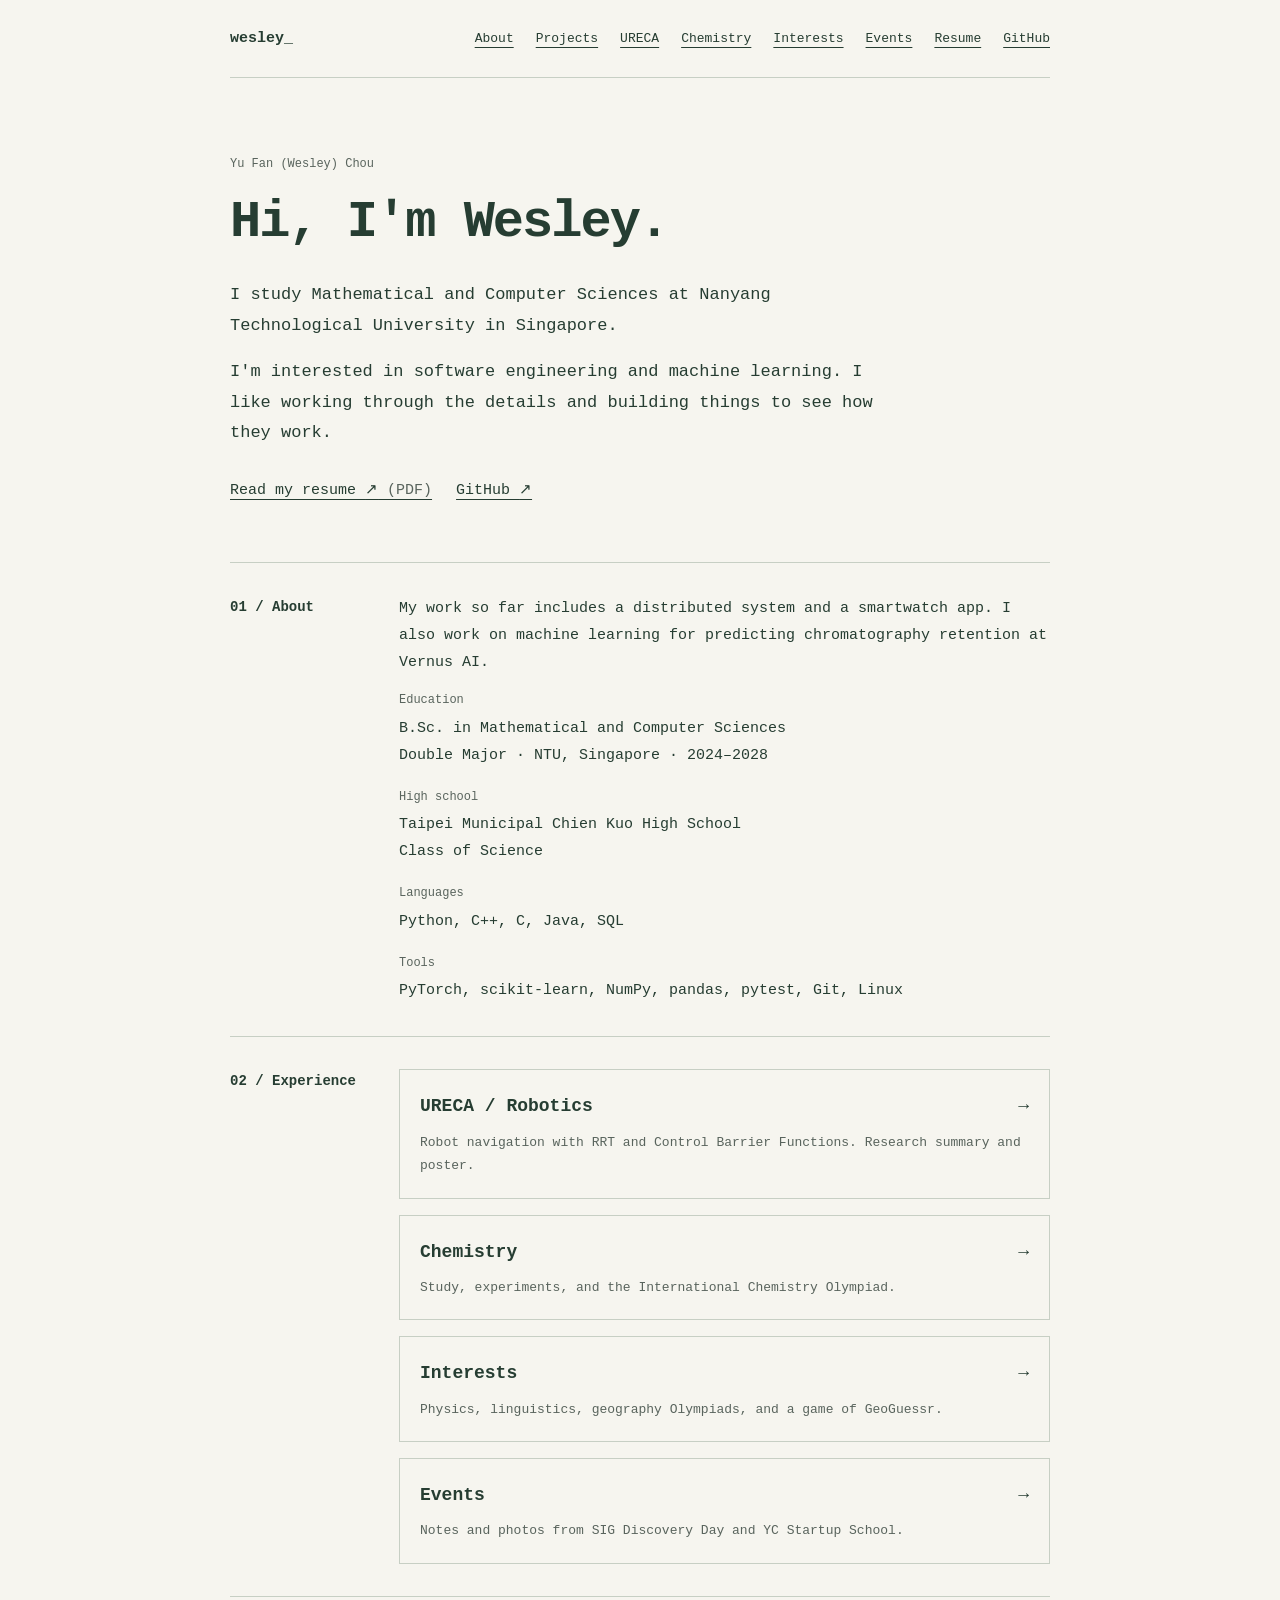
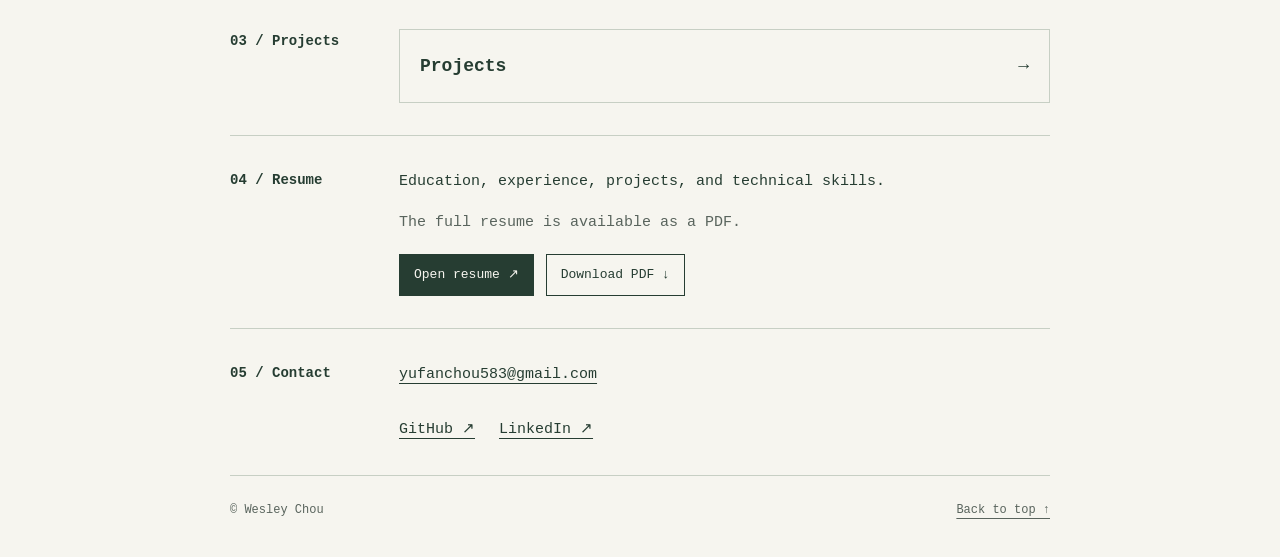
<file: index.html>
<!doctype html>
<html lang="en">
<head>
  <meta charset="utf-8">
  <meta name="viewport" content="width=device-width, initial-scale=1">
  <meta name="description" content="Yu Fan (Wesley) Chou. Mathematical and Computer Sciences student at Nanyang Technological University. Software engineering and machine learning.">
  <meta name="theme-color" content="#f6f5ef">
  <title>Wesley Chou</title>
  <link rel="stylesheet" href="styles.css">
</head>
<body>
  <a class="skip" href="#main">Skip to content</a>
  <div class="wrap">
    <header>
      <a class="brand" href="./" aria-label="Wesley home">wesley<span aria-hidden="true">_</span></a>
      <nav aria-label="Main navigation">
        <a href="#about">About</a>
        <a href="projects.html">Projects</a>
        <a href="ureca.html">URECA</a>
        <a href="chemistry.html">Chemistry</a>
        <a href="interests.html">Interests</a>
        <a href="events.html">Events</a>
        <a href="#resume">Resume</a>
        <a href="https://github.com/noradar123">GitHub</a>
      </nav>
    </header>
    <main id="main">
      <section class="hero" aria-labelledby="title">
        <p class="label">Yu Fan (Wesley) Chou</p>
        <h1 id="title">Hi, I'm Wesley.</h1>
        <p class="intro">I study Mathematical and Computer Sciences at Nanyang Technological University in Singapore.</p>
        <p class="intro">I'm interested in software engineering and machine learning. I like working through the details and building things to see how they work.</p>
        <div class="links">
          <a href="Chou_YuFan_Resume.pdf" target="_blank" rel="noopener">Read my resume <span aria-hidden="true">↗</span><span class="muted"> (PDF)</span></a>
          <a href="https://github.com/noradar123">GitHub <span aria-hidden="true">↗</span></a>
        </div>
      </section>
      <section id="about" class="section" aria-labelledby="about-title">
        <h2 id="about-title">01 / About</h2>
        <div>
          <p>My work so far includes a distributed system and a smartwatch app. I also work on machine learning for predicting chromatography retention at Vernus AI.</p>
          <dl>
            <dt>Education</dt>
            <dd>B.Sc. in Mathematical and Computer Sciences<br>Double Major · NTU, Singapore · 2024–2028</dd>
            <dt>High school</dt>
            <dd>Taipei Municipal Chien Kuo High School<br>Class of Science</dd>
            <dt>Languages</dt>
            <dd>Python, C++, C, Java, SQL</dd>
            <dt>Tools</dt>
            <dd>PyTorch, scikit-learn, NumPy, pandas, pytest, Git, Linux</dd>
          </dl>
        </div>
      </section>
      <section id="experience" class="section" aria-labelledby="experience-title">
        <h2 id="experience-title">02 / Experience</h2>
        <div>
          <a class="topic-link" href="ureca.html">
            <span class="topic-title">URECA / Robotics <span aria-hidden="true">→</span></span>
            <span class="topic-description">Robot navigation with RRT and Control Barrier Functions. Research summary and poster.</span>
          </a>
          <a class="topic-link" href="chemistry.html">
            <span class="topic-title">Chemistry <span aria-hidden="true">→</span></span>
            <span class="topic-description">Study, experiments, and the International Chemistry Olympiad.</span>
          </a>
          <a class="topic-link" href="interests.html">
            <span class="topic-title">Interests <span aria-hidden="true">→</span></span>
            <span class="topic-description">Physics, linguistics, geography Olympiads, and a game of GeoGuessr.</span>
          </a>
          <a class="topic-link" href="events.html">
            <span class="topic-title">Events <span aria-hidden="true">→</span></span>
            <span class="topic-description">Notes and photos from SIG Discovery Day and YC Startup School.</span>
          </a>
        </div>
      </section>
      <section id="projects" class="section" aria-labelledby="projects-title">
        <h2 id="projects-title">03 / Projects</h2>
        <div><a class="topic-link" href="projects.html"><span class="topic-title">Projects <span aria-hidden="true">→</span></span></a></div>
      </section>
      <section id="resume" class="section" aria-labelledby="resume-title">
        <h2 id="resume-title">04 / Resume</h2>
        <div>
          <p>Education, experience, projects, and technical skills.</p>
          <p class="muted">The full resume is available as a PDF.</p>
          <div class="resume-actions">
            <a class="button primary" href="Chou_YuFan_Resume.pdf" target="_blank" rel="noopener">Open resume <span aria-hidden="true">↗</span></a>
            <a class="button" href="Chou_YuFan_Resume.pdf" download="Chou_YuFan_Resume.pdf">Download PDF <span aria-hidden="true">↓</span></a>
          </div>
        </div>
      </section>
      <section id="contact" class="section" aria-labelledby="contact-title">
        <h2 id="contact-title">05 / Contact</h2>
        <div>
          <p><a class="email" href="mailto:yufanchou583@gmail.com">yufanchou583@gmail.com</a></p>
          <div class="links"><a href="https://github.com/noradar123">GitHub <span aria-hidden="true">↗</span></a><a href="https://www.linkedin.com/in/yu-fan-chou/">LinkedIn <span aria-hidden="true">↗</span></a></div>
        </div>
      </section>
    </main>
    <footer><span>© Wesley Chou</span><a href="#main">Back to top ↑</a></footer>
  </div>
</body>
</html>
</file>
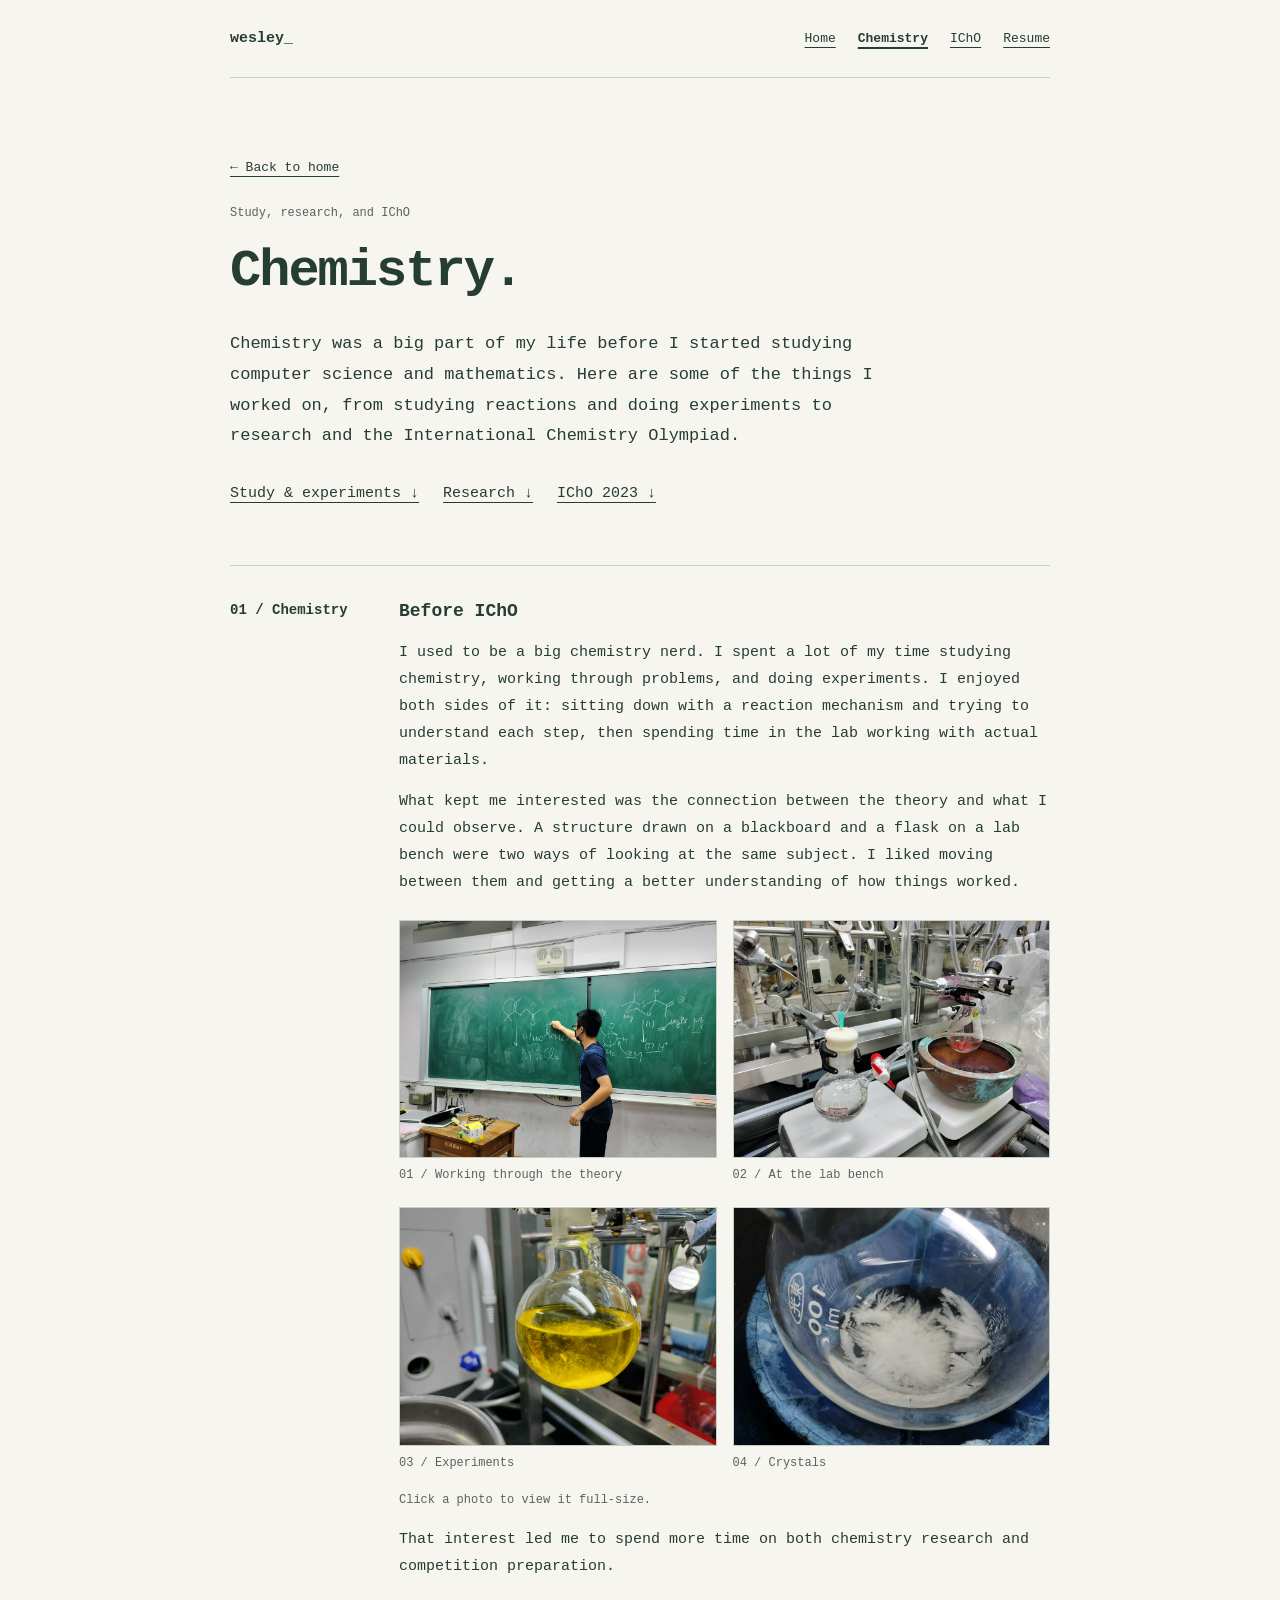
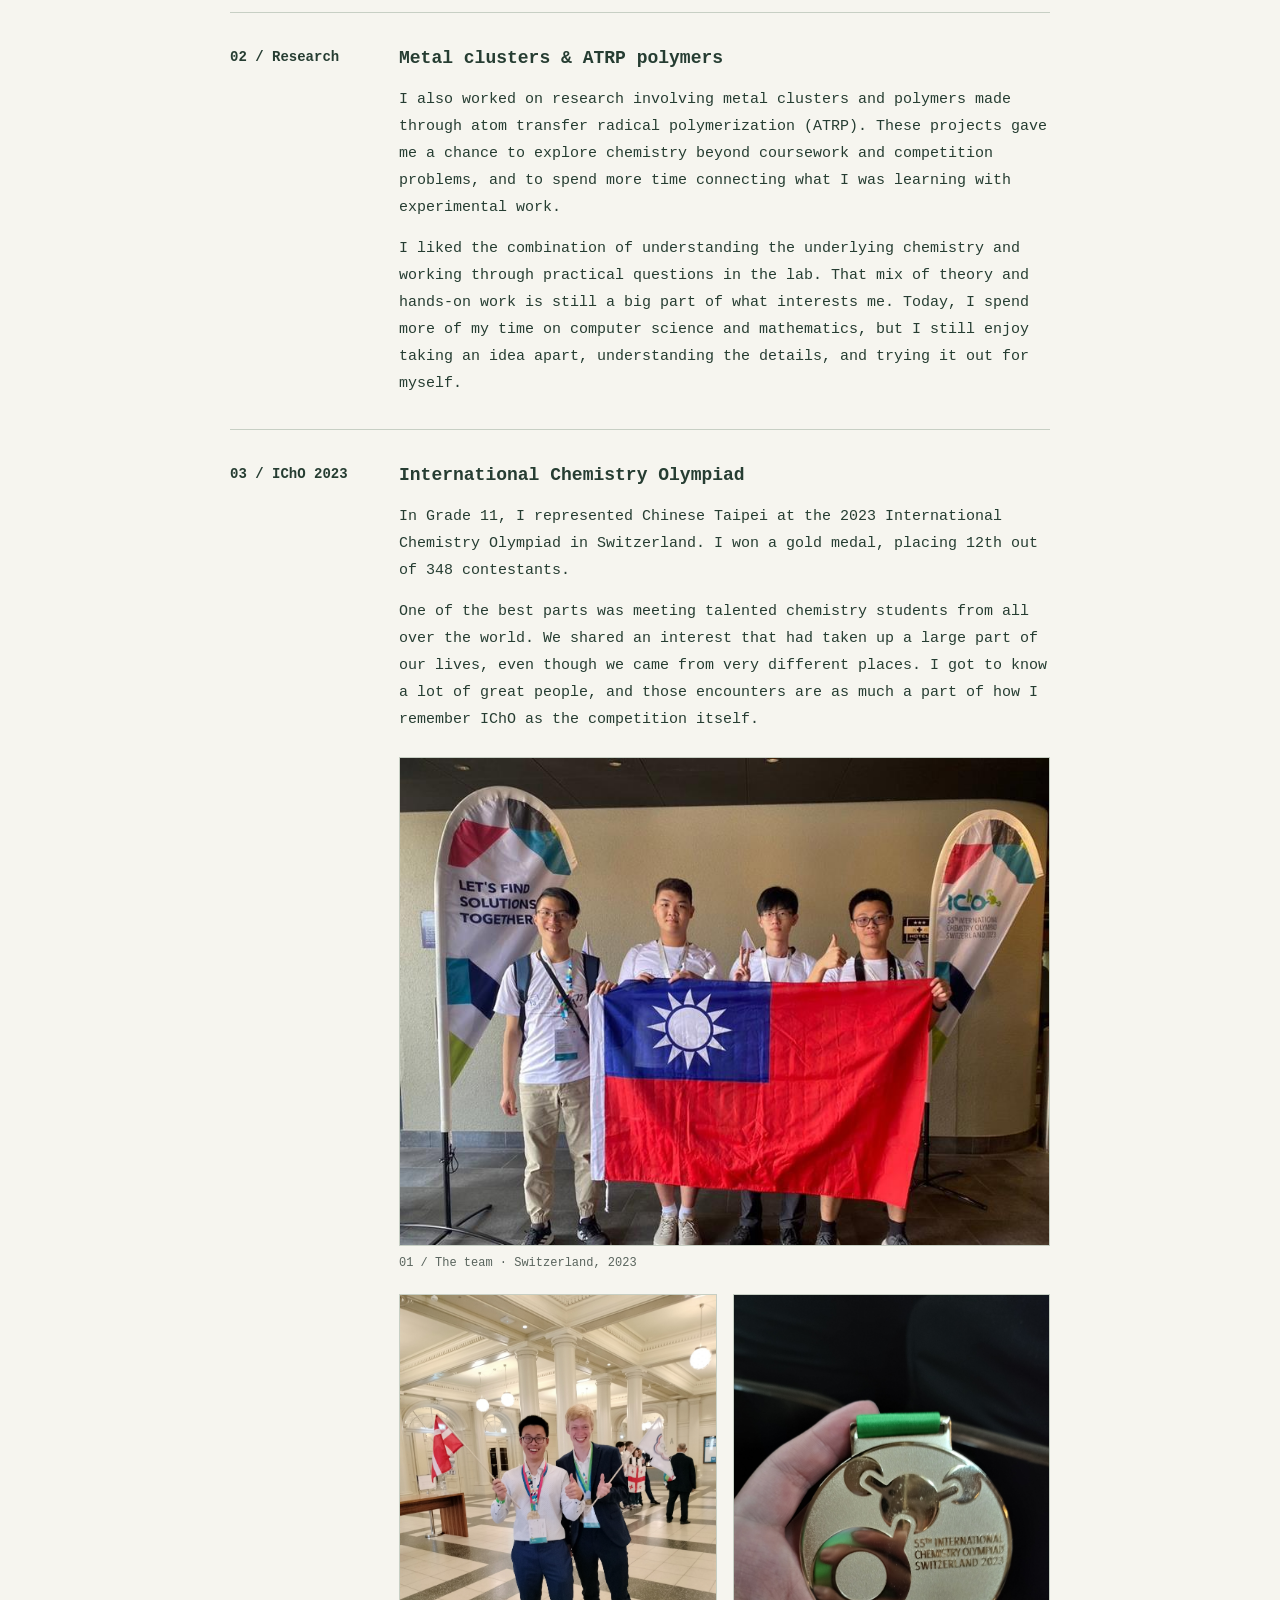
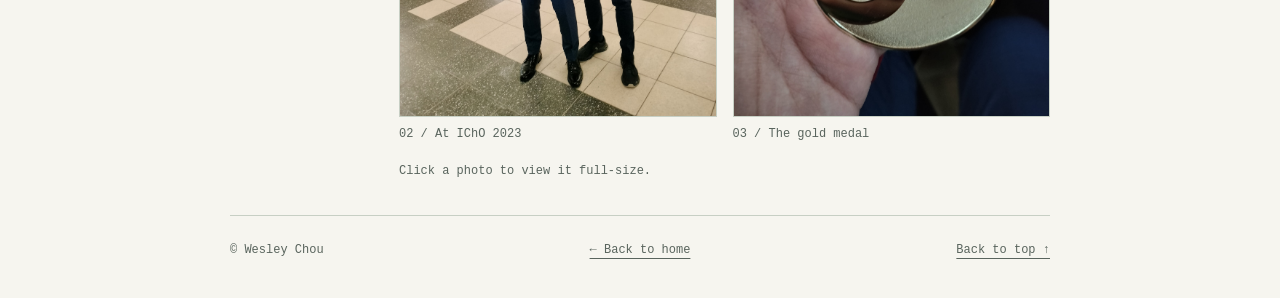
<file: chemistry.html>
<!doctype html>
<html lang="en">
<head>
  <meta charset="utf-8">
  <meta name="viewport" content="width=device-width, initial-scale=1">
  <meta name="description" content="Wesley Chou: chemistry study and experiments, research on metal clusters and ATRP polymers, and the 2023 International Chemistry Olympiad.">
  <meta name="theme-color" content="#f6f5ef">
  <title>Chemistry | Wesley Chou</title>
  <link rel="stylesheet" href="styles.css">
</head>
<body>
  <a class="skip" href="#main">Skip to content</a>
  <div class="wrap">
    <header>
      <a class="brand" href="./" aria-label="Wesley home">wesley<span aria-hidden="true">_</span></a>
      <nav aria-label="Main navigation">
        <a href="./">Home</a>
        <a href="chemistry.html" aria-current="page">Chemistry</a>
        <a href="#icho">IChO</a>
        <a href="index.html#resume">Resume</a>
      </nav>
    </header>
    <main id="main">
      <section class="hero" aria-labelledby="title">
        <a class="back-link" href="./">← Back to home</a>
        <p class="label">Study, research, and IChO</p>
        <h1 id="title">Chemistry.</h1>
        <p class="intro">Chemistry was a big part of my life before I started studying computer science and mathematics. Here are some of the things I worked on, from studying reactions and doing experiments to research and the International Chemistry Olympiad.</p>
        <div class="links"><a href="#chemistry">Study &amp; experiments ↓</a><a href="#research">Research ↓</a><a href="#icho">IChO 2023 ↓</a></div>
      </section>
      <section id="chemistry" class="section" aria-labelledby="chemistry-title">
        <h2 id="chemistry-title">01 / Chemistry</h2>
        <div>
          <h3>Before IChO</h3>
          <p>I used to be a big chemistry nerd. I spent a lot of my time studying chemistry, working through problems, and doing experiments. I enjoyed both sides of it: sitting down with a reaction mechanism and trying to understand each step, then spending time in the lab working with actual materials.</p>
          <p>What kept me interested was the connection between the theory and what I could observe. A structure drawn on a blackboard and a flask on a lab bench were two ways of looking at the same subject. I liked moving between them and getting a better understanding of how things worked.</p>
          <div class="gallery">
            <figure>
              <a href="images/chemistry/blackboard.png" target="_blank" rel="noopener" aria-label="Open full-size chemistry photo (new tab)"><img src="images/chemistry/blackboard.png" width="2048" height="1536" alt="Working through organic chemistry problems on a classroom blackboard." loading="lazy" decoding="async"></a>
              <figcaption>01 / Working through the theory</figcaption>
            </figure>
            <figure>
              <a href="images/chemistry/lab-setup.png" target="_blank" rel="noopener" aria-label="Open full-size chemistry photo (new tab)"><img src="images/chemistry/lab-setup.png" width="2048" height="1536" alt="Flasks and other glassware set up on a chemistry lab bench." loading="lazy" decoding="async"></a>
              <figcaption>02 / At the lab bench</figcaption>
            </figure>
            <figure>
              <a href="images/chemistry/yellow-flask.png" target="_blank" rel="noopener" aria-label="Open full-size chemistry photo (new tab)"><img src="images/chemistry/yellow-flask.png" width="2048" height="1536" alt="A round-bottom flask containing a yellow mixture in the lab." loading="lazy" decoding="async"></a>
              <figcaption>03 / Experiments</figcaption>
            </figure>
            <figure>
              <a href="images/chemistry/crystals.png" target="_blank" rel="noopener" aria-label="Open full-size chemistry photo (new tab)"><img src="images/chemistry/crystals.png" width="2048" height="1536" alt="White crystals inside a glass flask." loading="lazy" decoding="async"></a>
              <figcaption>04 / Crystals</figcaption>
            </figure>
          </div>
          <p class="photo-note">Click a photo to view it full-size.</p>
          <p>That interest led me to spend more time on both chemistry research and competition preparation.</p>
        </div>
      </section>
      <section id="research" class="section" aria-labelledby="research-title">
        <h2 id="research-title">02 / Research</h2>
        <div>
          <h3>Metal clusters &amp; ATRP polymers</h3>
          <p>I also worked on research involving metal clusters and polymers made through atom transfer radical polymerization (ATRP). These projects gave me a chance to explore chemistry beyond coursework and competition problems, and to spend more time connecting what I was learning with experimental work.</p>
          <p>I liked the combination of understanding the underlying chemistry and working through practical questions in the lab. That mix of theory and hands-on work is still a big part of what interests me. Today, I spend more of my time on computer science and mathematics, but I still enjoy taking an idea apart, understanding the details, and trying it out for myself.</p>
        </div>
      </section>
      <section id="icho" class="section" aria-labelledby="icho-title">
        <h2 id="icho-title">03 / IChO 2023</h2>
        <div>
          <h3>International Chemistry Olympiad</h3>
          <p>In Grade 11, I represented Chinese Taipei at the 2023 International Chemistry Olympiad in Switzerland. I won a gold medal, placing 12th out of 348 contestants.</p>
          <p>One of the best parts was meeting talented chemistry students from all over the world. We shared an interest that had taken up a large part of our lives, even though we came from very different places. I got to know a lot of great people, and those encounters are as much a part of how I remember IChO as the competition itself.</p>
          <div class="gallery">
            <figure class="team">
              <a href="images/icho-2023/team.png" target="_blank" rel="noopener" aria-label="Open full-size team photo (new tab)"><img src="images/icho-2023/team.png" width="800" height="600" alt="The four-person Chinese Taipei team holding a flag at IChO 2023." loading="lazy" decoding="async"></a>
              <figcaption>01 / The team · Switzerland, 2023</figcaption>
            </figure>
            <figure>
              <a href="images/icho-2023/at-icho.jpg" target="_blank" rel="noopener" aria-label="Open full-size photo from IChO (new tab)"><img src="images/icho-2023/at-icho.jpg" width="3468" height="4624" alt="Two IChO participants posing together with medals and flags." loading="lazy" decoding="async"></a>
              <figcaption>02 / At IChO 2023</figcaption>
            </figure>
            <figure>
              <a href="images/icho-2023/gold-medal.jpg" target="_blank" rel="noopener" aria-label="Open full-size gold medal photo (new tab)"><img src="images/icho-2023/gold-medal.jpg" width="3468" height="4624" alt="Close-up of the gold medal from the 55th International Chemistry Olympiad, Switzerland 2023." loading="lazy" decoding="async"></a>
              <figcaption>03 / The gold medal</figcaption>
            </figure>
          </div>
          <p class="photo-note">Click a photo to view it full-size.</p>
        </div>
      </section>
    </main>
    <footer><span>© Wesley Chou</span><a href="./">← Back to home</a><a href="#main">Back to top ↑</a></footer>
  </div>
</body>
</html>
</file>
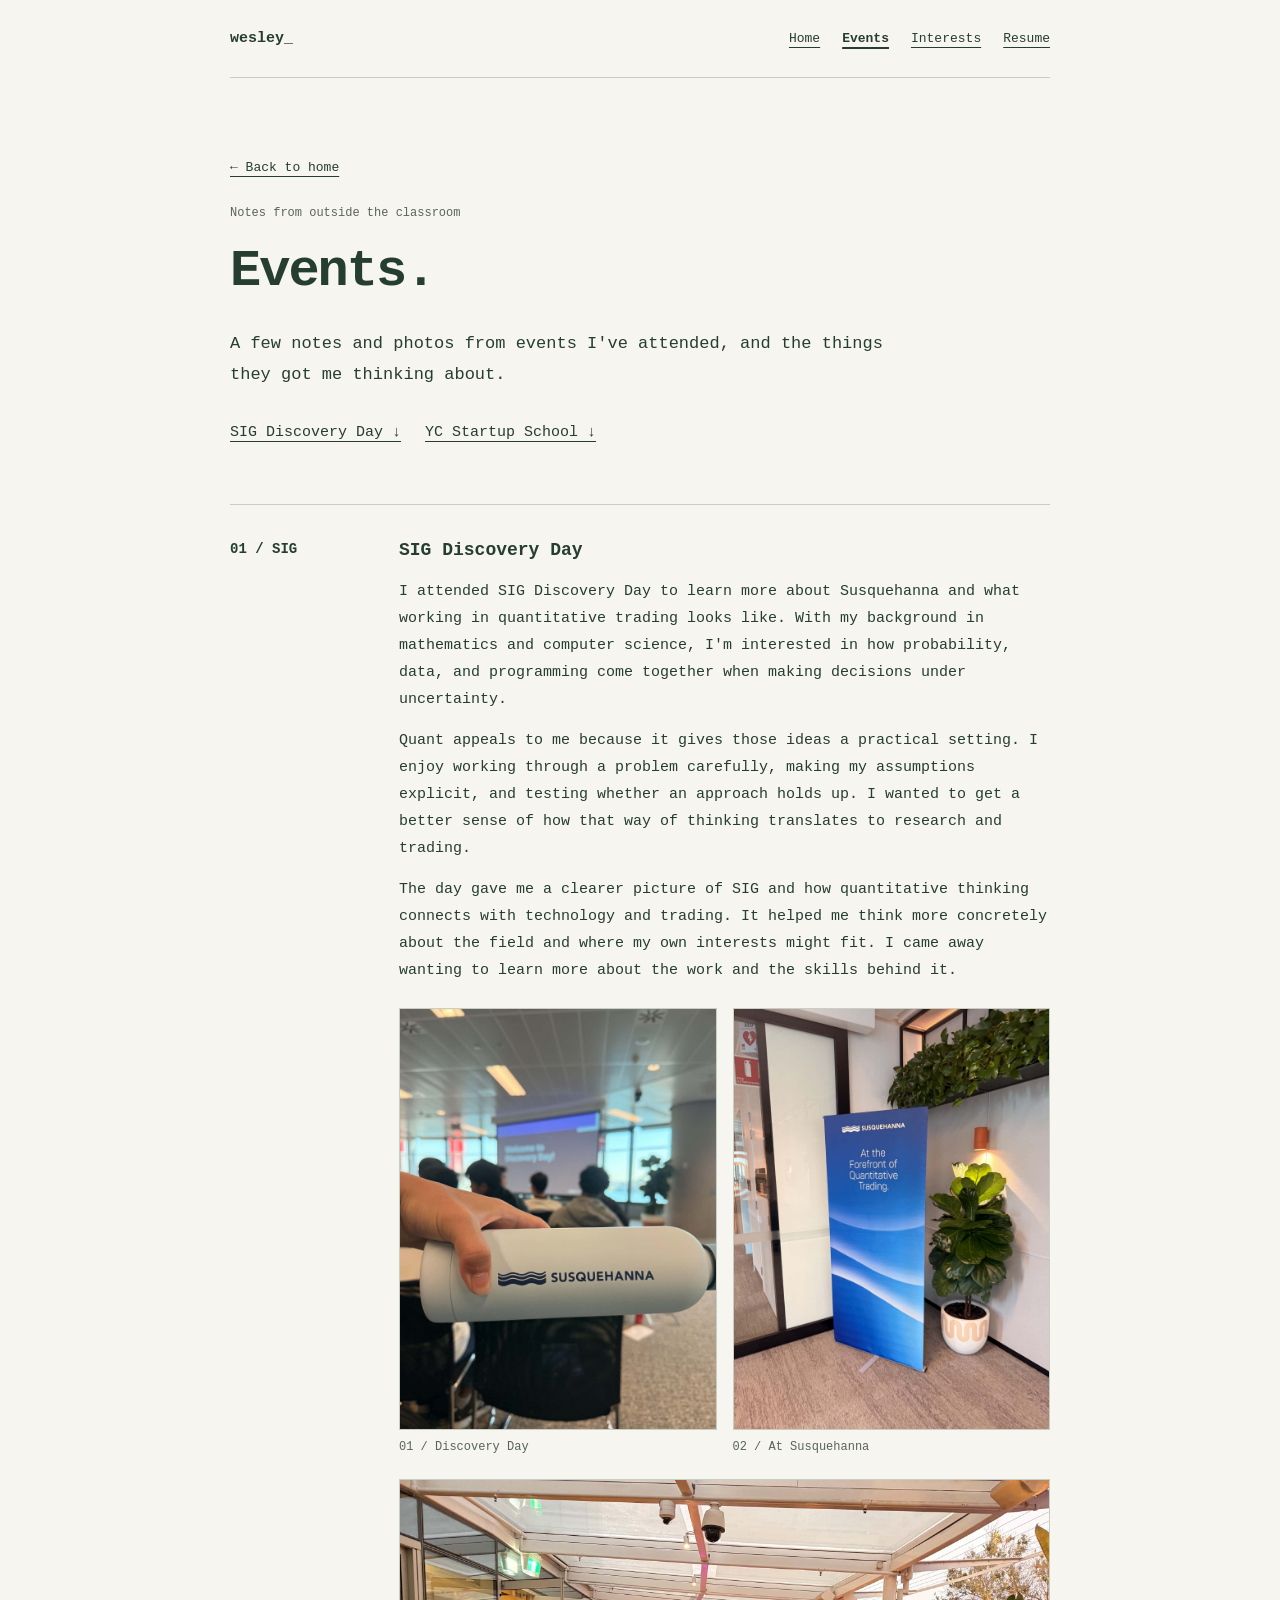
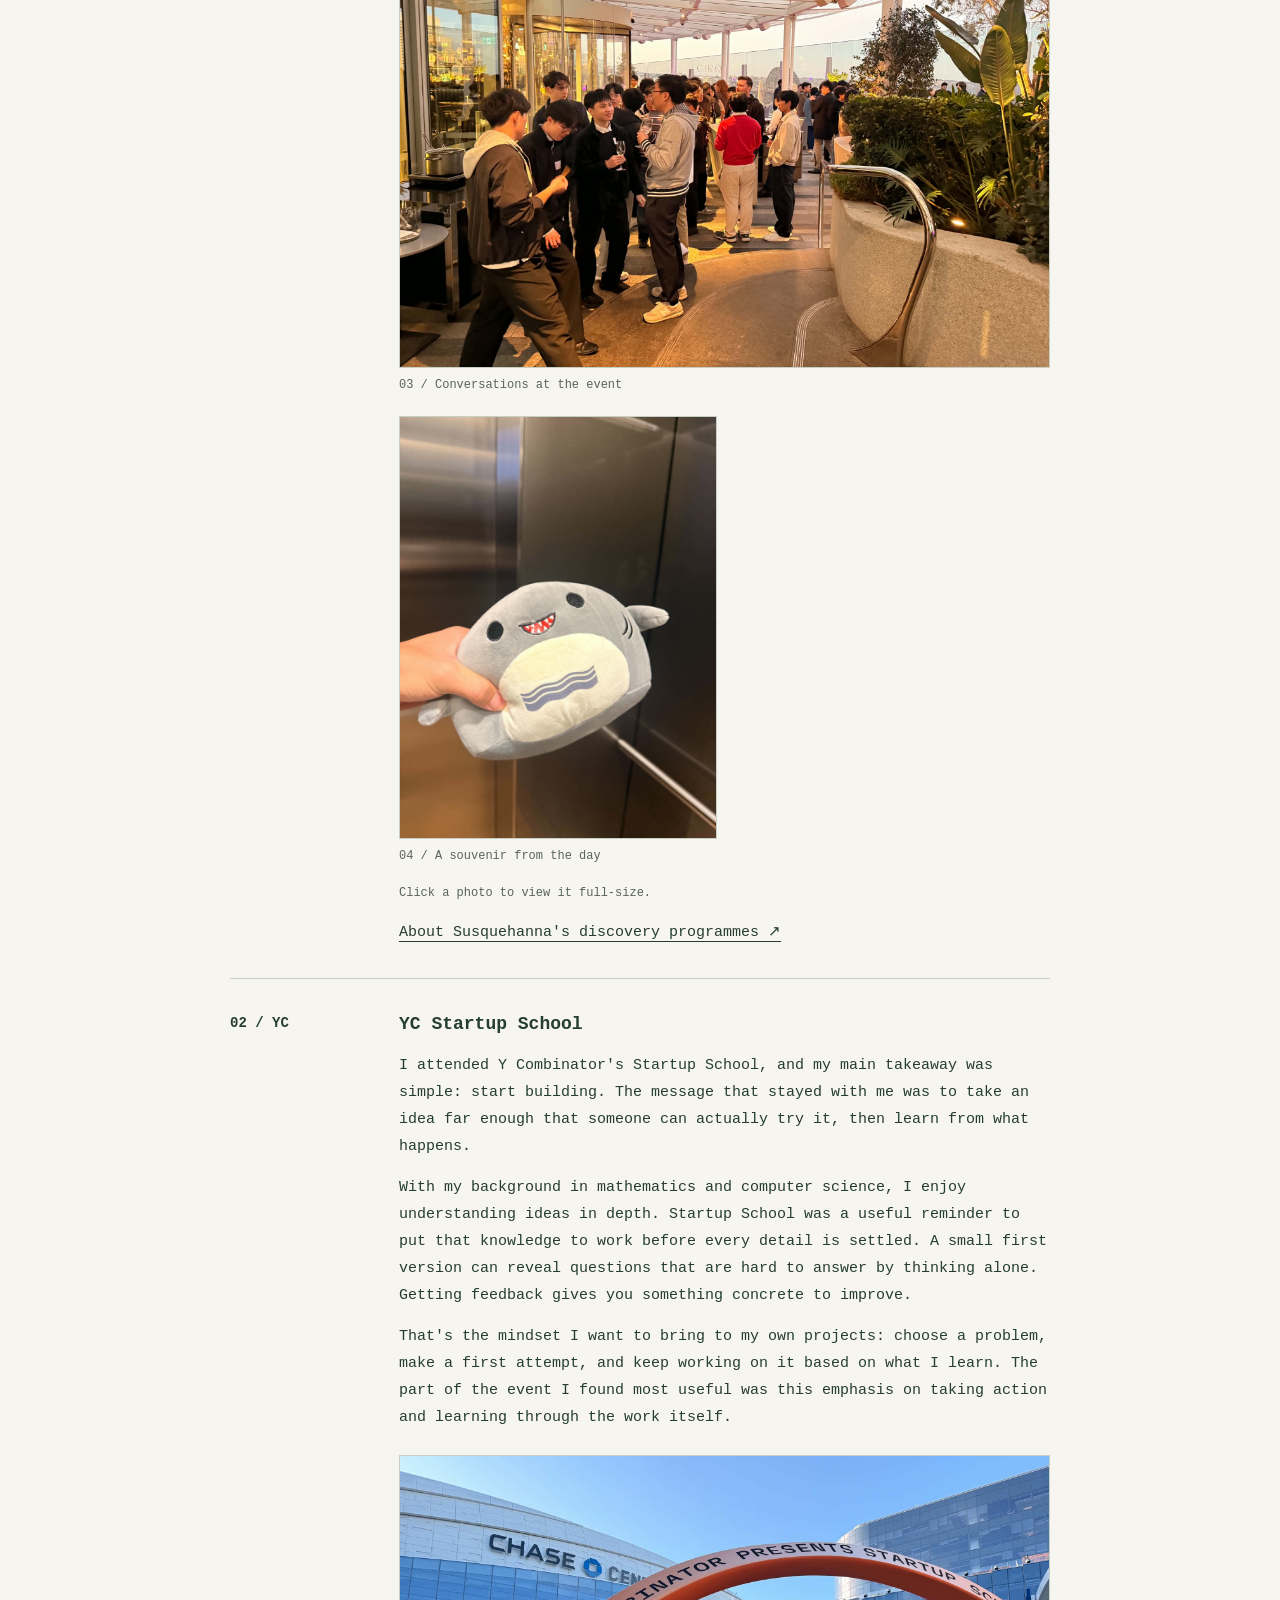
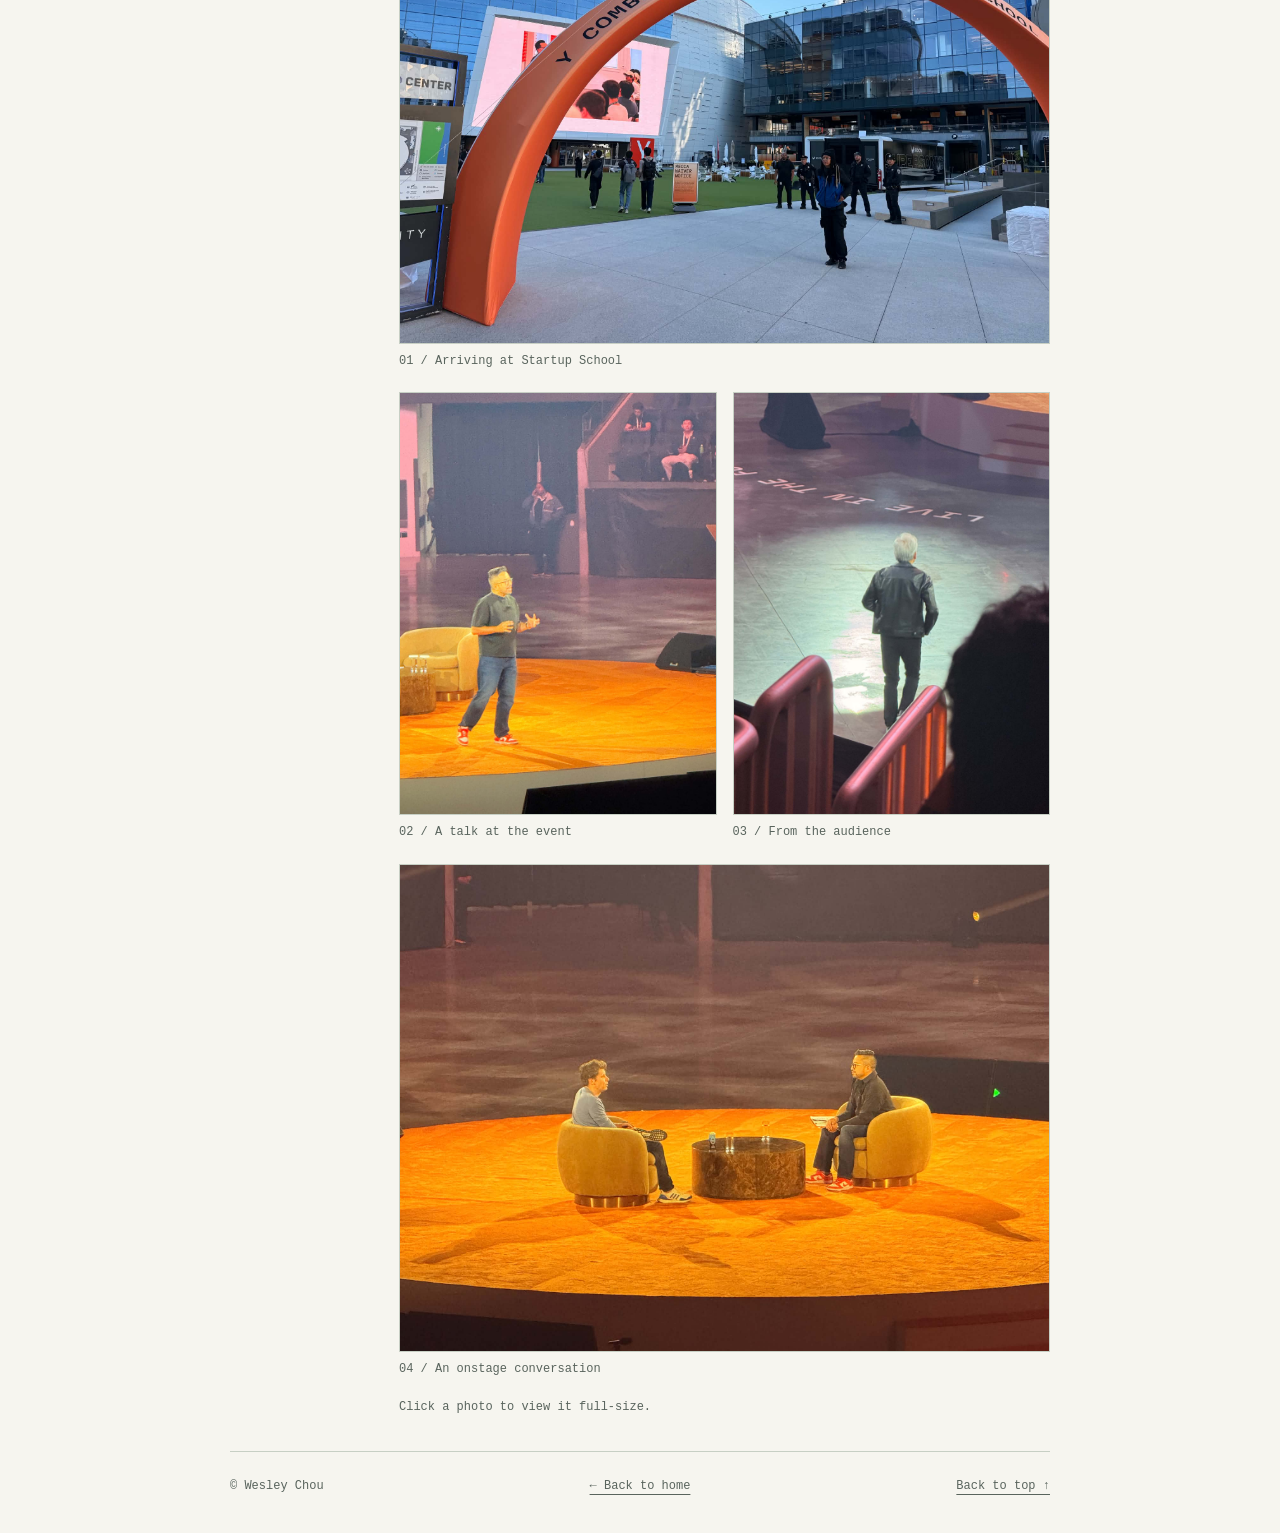
<file: events.html>
<!doctype html>
<html lang="en">
<head>
  <meta charset="utf-8">
  <meta name="viewport" content="width=device-width, initial-scale=1">
  <meta name="description" content="Wesley Chou's notes and photos from SIG Discovery Day and YC Startup School, exploring quantitative trading and learning to start building.">
  <meta name="theme-color" content="#f6f5ef">
  <title>Events | Wesley Chou</title>
  <link rel="stylesheet" href="styles.css">
</head>
<body>
  <a class="skip" href="#main">Skip to content</a>
  <div class="wrap">
    <header>
      <a class="brand" href="./" aria-label="Wesley home">wesley<span aria-hidden="true">_</span></a>
      <nav aria-label="Main navigation">
        <a href="./">Home</a>
        <a href="events.html" aria-current="page">Events</a>
        <a href="interests.html">Interests</a>
        <a href="index.html#resume">Resume</a>
      </nav>
    </header>
    <main id="main">
      <section class="hero" aria-labelledby="title">
        <a class="back-link" href="./">← Back to home</a>
        <p class="label">Notes from outside the classroom</p>
        <h1 id="title">Events.</h1>
        <p class="intro">A few notes and photos from events I've attended, and the things they got me thinking about.</p>
        <div class="links"><a href="#sig-discovery-day">SIG Discovery Day ↓</a><a href="#yc-startup-school">YC Startup School ↓</a></div>
      </section>
      <section id="sig-discovery-day" class="section" aria-labelledby="sig-title">
        <h2 id="sig-title">01 / SIG</h2>
        <div>
          <h3>SIG Discovery Day</h3>
          <p>I attended SIG Discovery Day to learn more about Susquehanna and what working in quantitative trading looks like. With my background in mathematics and computer science, I'm interested in how probability, data, and programming come together when making decisions under uncertainty.</p>
          <p>Quant appeals to me because it gives those ideas a practical setting. I enjoy working through a problem carefully, making my assumptions explicit, and testing whether an approach holds up. I wanted to get a better sense of how that way of thinking translates to research and trading.</p>
          <p>The day gave me a clearer picture of SIG and how quantitative thinking connects with technology and trading. It helped me think more concretely about the field and where my own interests might fit. I came away wanting to learn more about the work and the skills behind it.</p>
          <div class="gallery">
            <figure>
              <a href="images/events/sig-discovery-day/discovery-day.png" target="_blank" rel="noopener" aria-label="Open full-size Discovery Day photo (new tab)"><img src="images/events/sig-discovery-day/discovery-day.png" width="1536" height="2048" alt="A Susquehanna bottle in front of the Discovery Day welcome presentation." loading="lazy" decoding="async"></a>
              <figcaption>01 / Discovery Day</figcaption>
            </figure>
            <figure>
              <a href="images/events/sig-discovery-day/susquehanna.png" target="_blank" rel="noopener" aria-label="Open full-size Susquehanna banner photo (new tab)"><img src="images/events/sig-discovery-day/susquehanna.png" width="1536" height="2048" alt="A Susquehanna banner at the event venue." loading="lazy" decoding="async"></a>
              <figcaption>02 / At Susquehanna</figcaption>
            </figure>
            <figure class="team">
              <a href="images/events/sig-discovery-day/conversations.png" target="_blank" rel="noopener" aria-label="Open full-size event gathering photo (new tab)"><img src="images/events/sig-discovery-day/conversations.png" width="2048" height="1536" alt="Attendees talking at an event gathering on a terrace." loading="lazy" decoding="async"></a>
              <figcaption>03 / Conversations at the event</figcaption>
            </figure>
            <figure>
              <a href="images/events/sig-discovery-day/souvenir.png" target="_blank" rel="noopener" aria-label="Open full-size souvenir photo (new tab)"><img src="images/events/sig-discovery-day/souvenir.png" width="1536" height="2048" alt="A grey shark plush souvenir with the Susquehanna logo." loading="lazy" decoding="async"></a>
              <figcaption>04 / A souvenir from the day</figcaption>
            </figure>
          </div>
          <p class="photo-note">Click a photo to view it full-size.</p>
          <p><a href="https://careers.sig.com/discovery-programs/jobs">About Susquehanna's discovery programmes ↗</a></p>
        </div>
      </section>
      <section id="yc-startup-school" class="section" aria-labelledby="yc-title">
        <h2 id="yc-title">02 / YC</h2>
        <div>
          <h3>YC Startup School</h3>
          <p>I attended Y Combinator's Startup School, and my main takeaway was simple: start building. The message that stayed with me was to take an idea far enough that someone can actually try it, then learn from what happens.</p>
          <p>With my background in mathematics and computer science, I enjoy understanding ideas in depth. Startup School was a useful reminder to put that knowledge to work before every detail is settled. A small first version can reveal questions that are hard to answer by thinking alone. Getting feedback gives you something concrete to improve.</p>
          <p>That's the mindset I want to bring to my own projects: choose a problem, make a first attempt, and keep working on it based on what I learn. The part of the event I found most useful was this emphasis on taking action and learning through the work itself.</p>
          <div class="gallery">
            <figure class="team">
              <a href="images/events/yc-startup-school/entrance.png" target="_blank" rel="noopener" aria-label="Open full-size Startup School entrance photo (new tab)"><img src="images/events/yc-startup-school/entrance.png" width="2048" height="1536" alt="The orange Y Combinator Startup School entrance arch outside Chase Center." loading="lazy" decoding="async"></a>
              <figcaption>01 / Arriving at Startup School</figcaption>
            </figure>
            <figure>
              <a href="images/events/yc-startup-school/talk.png" target="_blank" rel="noopener" aria-label="Open full-size Startup School talk photo (new tab)"><img src="images/events/yc-startup-school/talk.png" width="1536" height="2048" alt="A speaker presenting on the orange stage at Startup School." loading="lazy" decoding="async"></a>
              <figcaption>02 / A talk at the event</figcaption>
            </figure>
            <figure>
              <a href="images/events/yc-startup-school/session.png" target="_blank" rel="noopener" aria-label="Open full-size Startup School session photo (new tab)"><img src="images/events/yc-startup-school/session.png" width="1536" height="2048" alt="A view from the audience during a Startup School session." loading="lazy" decoding="async"></a>
              <figcaption>03 / From the audience</figcaption>
            </figure>
            <figure class="team">
              <a href="images/events/yc-startup-school/conversation.png" target="_blank" rel="noopener" aria-label="Open full-size onstage conversation photo (new tab)"><img src="images/events/yc-startup-school/conversation.png" width="2048" height="1536" alt="Two speakers in an onstage conversation at Startup School." loading="lazy" decoding="async"></a>
              <figcaption>04 / An onstage conversation</figcaption>
            </figure>
          </div>
          <p class="photo-note">Click a photo to view it full-size.</p>
        </div>
      </section>
    </main>
    <footer><span>© Wesley Chou</span><a href="./">← Back to home</a><a href="#main">Back to top ↑</a></footer>
  </div>
</body>
</html>
</file>
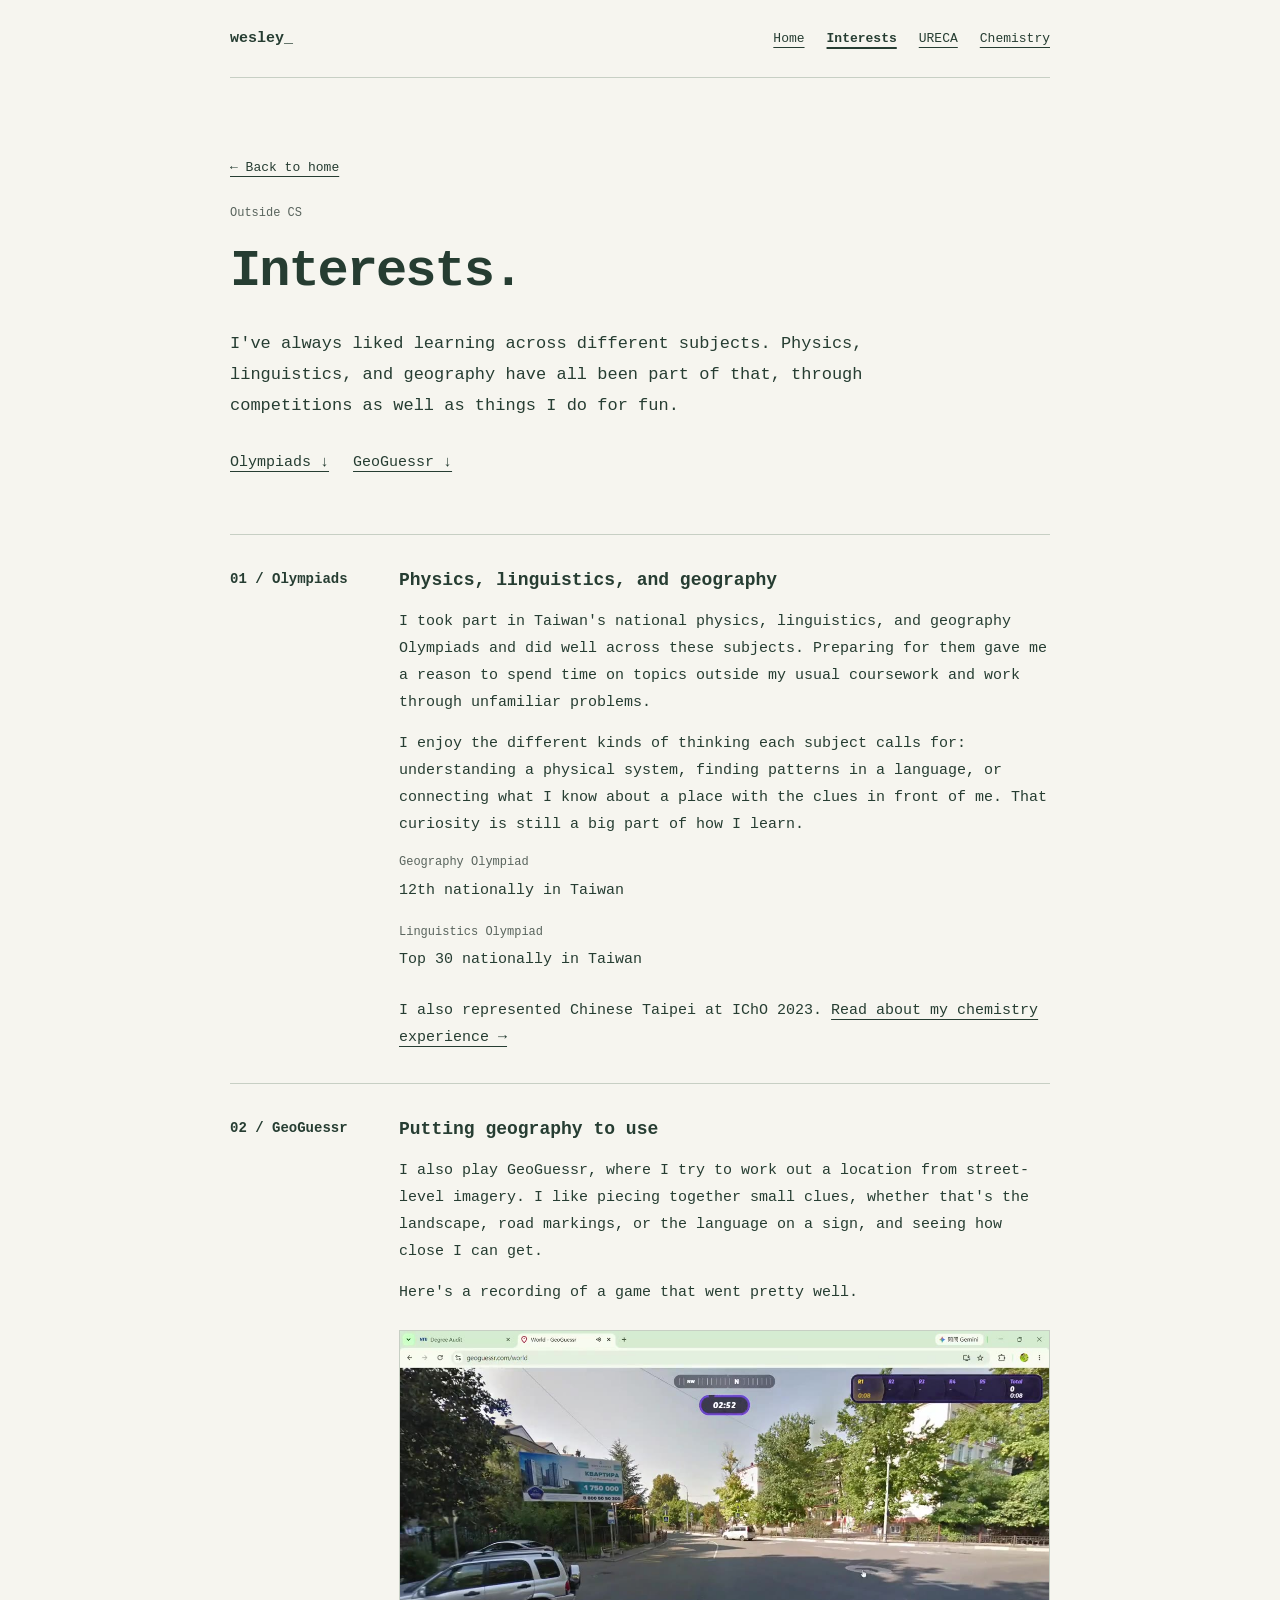
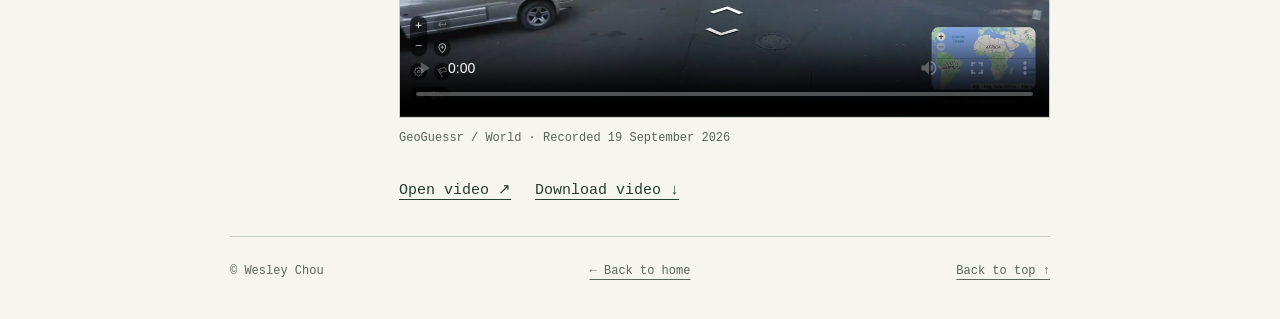
<file: interests.html>
<!doctype html>
<html lang="en">
<head>
  <meta charset="utf-8">
  <meta name="viewport" content="width=device-width, initial-scale=1">
  <meta name="description" content="Wesley Chou's interests in physics, linguistics, and geography, national Olympiad experiences in Taiwan, and a GeoGuessr gameplay recording.">
  <meta name="theme-color" content="#f6f5ef">
  <title>Interests | Wesley Chou</title>
  <link rel="stylesheet" href="styles.css">
</head>
<body>
  <a class="skip" href="#main">Skip to content</a>
  <div class="wrap">
    <header>
      <a class="brand" href="./" aria-label="Wesley home">wesley<span aria-hidden="true">_</span></a>
      <nav aria-label="Main navigation">
        <a href="./">Home</a>
        <a href="interests.html" aria-current="page">Interests</a>
        <a href="ureca.html">URECA</a>
        <a href="chemistry.html">Chemistry</a>
      </nav>
    </header>
    <main id="main">
      <section class="hero" aria-labelledby="title">
        <a class="back-link" href="./">← Back to home</a>
        <p class="label">Outside CS</p>
        <h1 id="title">Interests.</h1>
        <p class="intro">I've always liked learning across different subjects. Physics, linguistics, and geography have all been part of that, through competitions as well as things I do for fun.</p>
        <div class="links"><a href="#olympiads">Olympiads ↓</a><a href="#geoguessr">GeoGuessr ↓</a></div>
      </section>
      <section id="olympiads" class="section" aria-labelledby="olympiads-title">
        <h2 id="olympiads-title">01 / Olympiads</h2>
        <div>
          <h3>Physics, linguistics, and geography</h3>
          <p>I took part in Taiwan's national physics, linguistics, and geography Olympiads and did well across these subjects. Preparing for them gave me a reason to spend time on topics outside my usual coursework and work through unfamiliar problems.</p>
          <p>I enjoy the different kinds of thinking each subject calls for: understanding a physical system, finding patterns in a language, or connecting what I know about a place with the clues in front of me. That curiosity is still a big part of how I learn.</p>
          <dl><dt>Geography Olympiad</dt><dd>12th nationally in Taiwan</dd><dt>Linguistics Olympiad</dt><dd>Top 30 nationally in Taiwan</dd></dl>
          <p class="related-note">I also represented Chinese Taipei at IChO 2023. <a href="chemistry.html#icho">Read about my chemistry experience →</a></p>
        </div>
      </section>
      <section id="geoguessr" class="section" aria-labelledby="geoguessr-title">
        <h2 id="geoguessr-title">02 / GeoGuessr</h2>
        <div>
          <h3>Putting geography to use</h3>
          <p>I also play GeoGuessr, where I try to work out a location from street-level imagery. I like piecing together small clues, whether that's the landscape, road markings, or the language on a sign, and seeing how close I can get.</p>
          <p>Here's a recording of a game that went pretty well.</p>
          <figure class="gameplay">
            <video controls playsinline preload="metadata" poster="assets/interests/geoguessr-preview.jpg" aria-label="Wesley's GeoGuessr gameplay recording">
              <source src="assets/interests/geoguessr.mp4" type="video/mp4">
              Your browser does not support embedded video. <a href="assets/interests/geoguessr.mp4">Open the GeoGuessr recording.</a>
            </video>
            <figcaption>GeoGuessr / World · Recorded 19 September 2026</figcaption>
          </figure>
          <div class="links"><a href="assets/interests/geoguessr.mp4" target="_blank" rel="noopener">Open video ↗</a><a href="assets/interests/geoguessr.mp4" download>Download video ↓</a></div>
        </div>
      </section>
    </main>
    <footer><span>© Wesley Chou</span><a href="./">← Back to home</a><a href="#main">Back to top ↑</a></footer>
  </div>
</body>
</html>
</file>
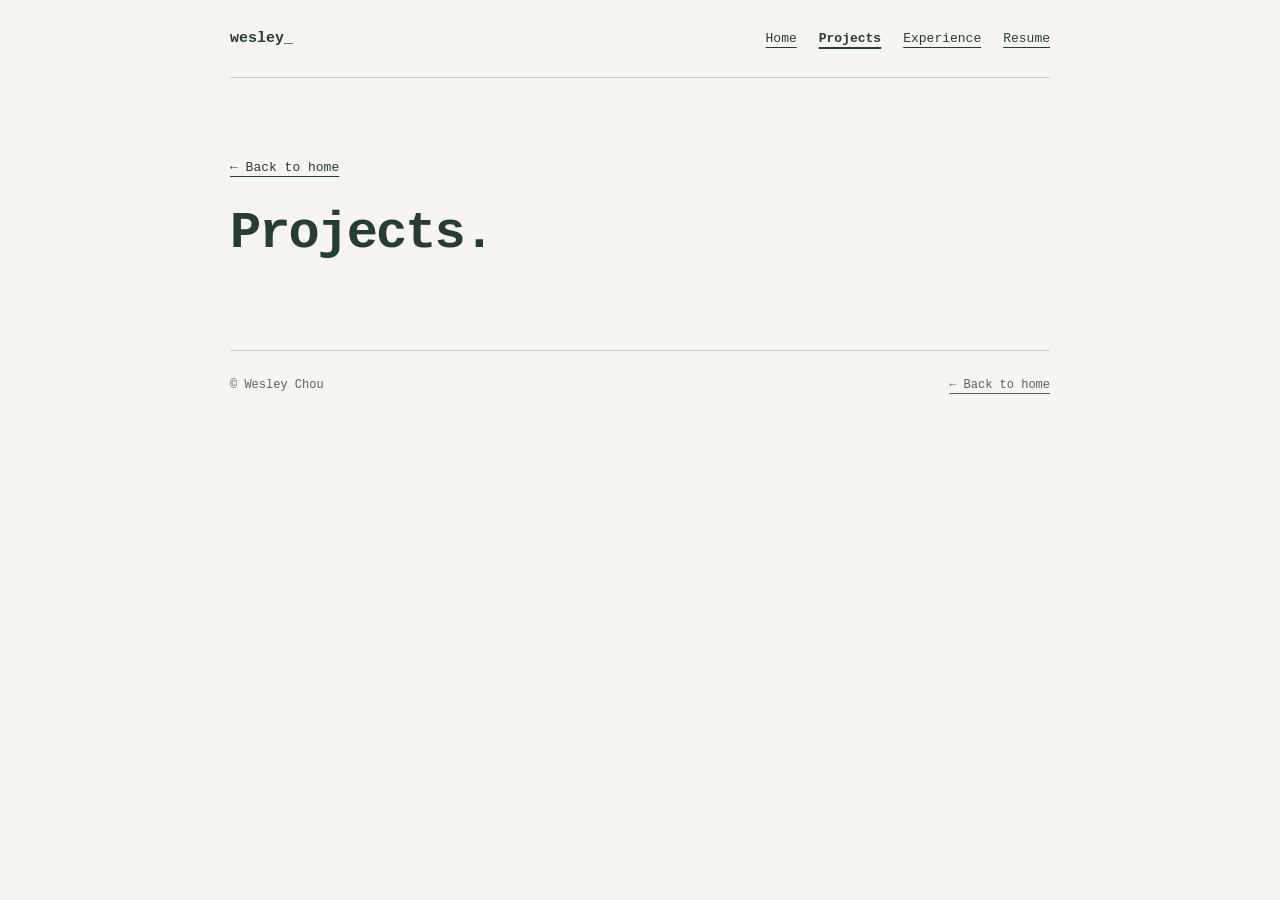
<file: projects.html>
<!doctype html>
<html lang="en">
<head>
  <meta charset="utf-8">
  <meta name="viewport" content="width=device-width, initial-scale=1">
  <meta name="description" content="Projects by Wesley Chou.">
  <meta name="theme-color" content="#f6f5ef">
  <title>Projects | Wesley Chou</title>
  <link rel="stylesheet" href="styles.css">
</head>
<body>
  <a class="skip" href="#main">Skip to content</a>
  <div class="wrap">
    <header>
      <a class="brand" href="./" aria-label="Wesley home">wesley<span aria-hidden="true">_</span></a>
      <nav aria-label="Main navigation">
        <a href="./">Home</a>
        <a href="projects.html" aria-current="page">Projects</a>
        <a href="index.html#experience">Experience</a>
        <a href="index.html#resume">Resume</a>
      </nav>
    </header>
    <main id="main">
      <section class="hero" aria-labelledby="title">
        <div>
          <a class="back-link" href="./">← Back to home</a>
          <h1 id="title">Projects.</h1>
        </div>
      </section>
    </main>
    <footer><span>© Wesley Chou</span><a href="./">← Back to home</a></footer>
  </div>
</body>
</html>
</file>
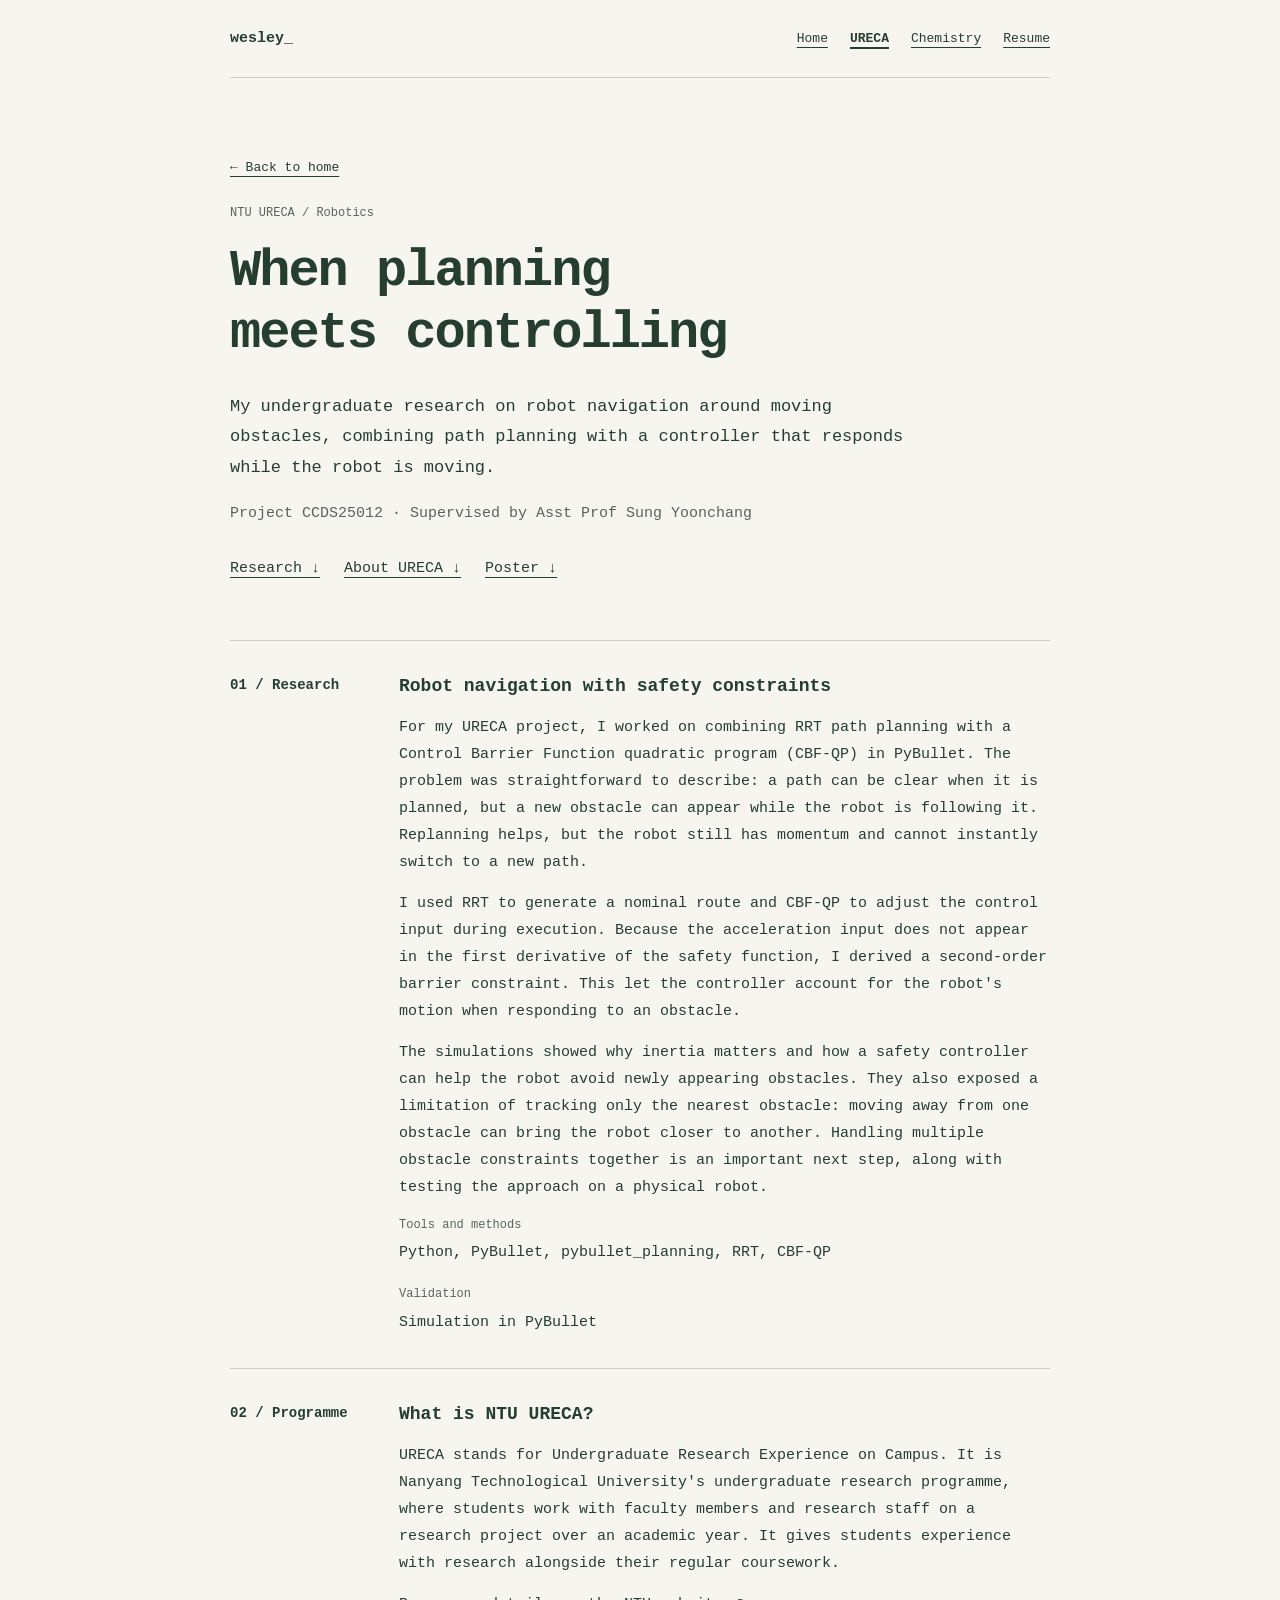
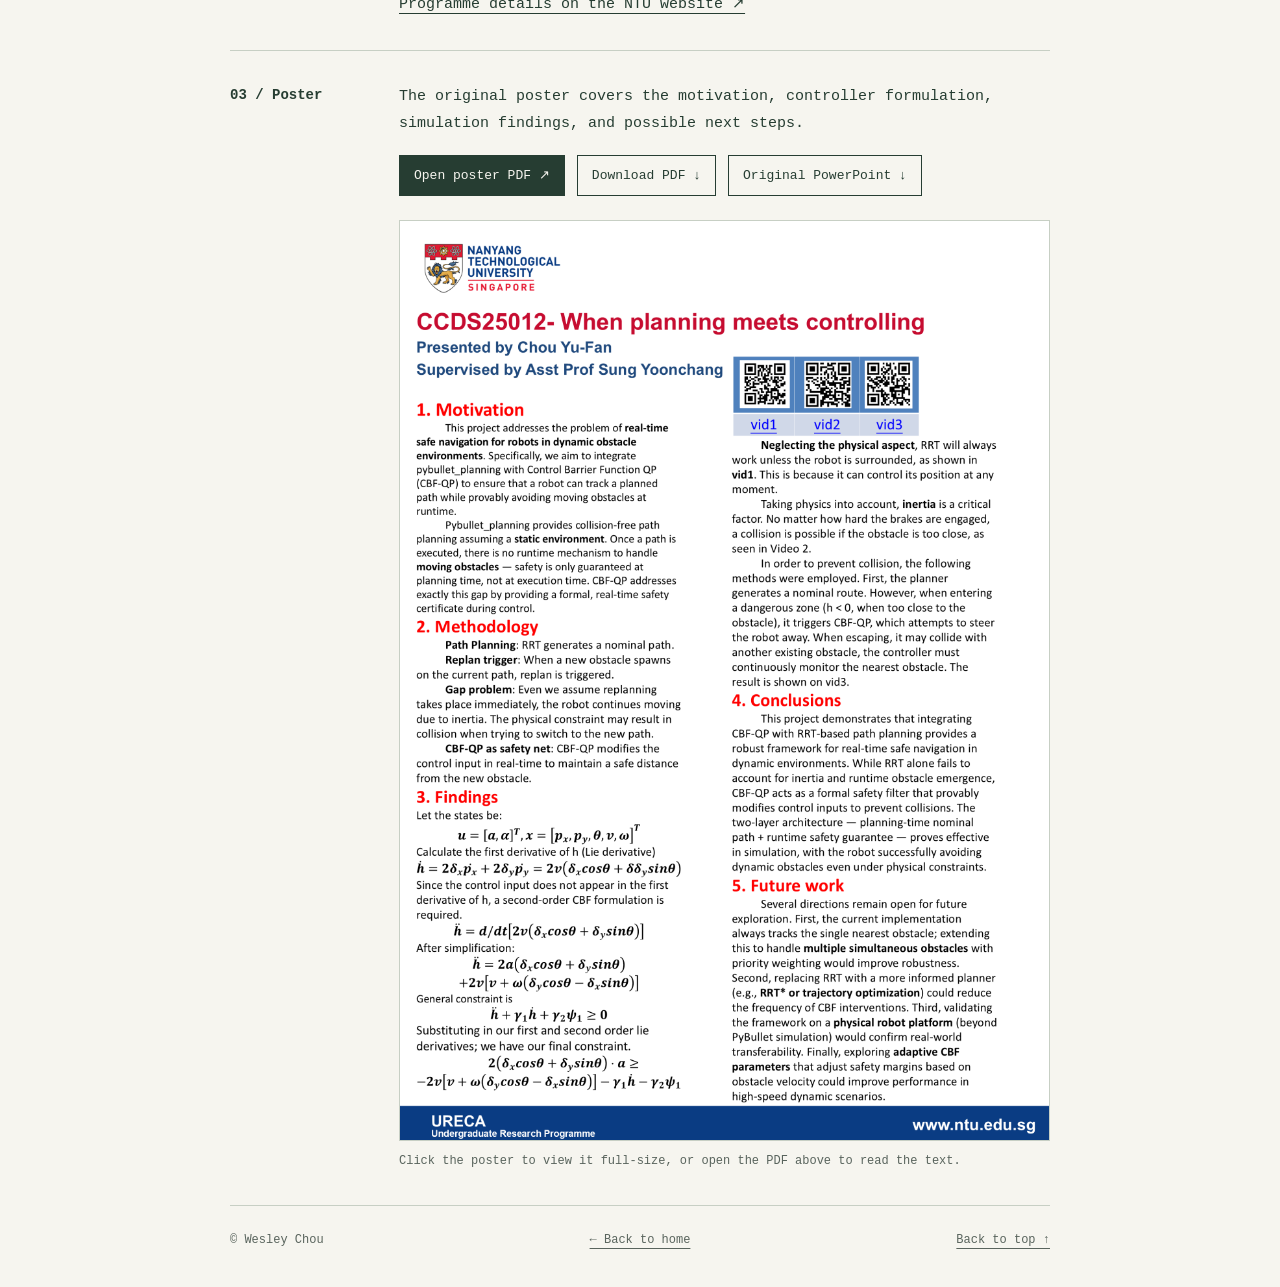
<file: ureca.html>
<!doctype html>
<html lang="en">
<head>
  <meta charset="utf-8">
  <meta name="viewport" content="width=device-width, initial-scale=1">
  <meta name="description" content="Wesley Chou's NTU URECA research on robot navigation using RRT path planning and Control Barrier Functions, with the original research poster.">
  <meta name="theme-color" content="#f6f5ef">
  <title>URECA Research | Wesley Chou</title>
  <link rel="stylesheet" href="styles.css">
</head>
<body>
  <a class="skip" href="#main">Skip to content</a>
  <div class="wrap">
    <header>
      <a class="brand" href="./" aria-label="Wesley home">wesley<span aria-hidden="true">_</span></a>
      <nav aria-label="Main navigation">
        <a href="./">Home</a>
        <a href="ureca.html" aria-current="page">URECA</a>
        <a href="chemistry.html">Chemistry</a>
        <a href="index.html#resume">Resume</a>
      </nav>
    </header>
    <main id="main">
      <section class="hero" aria-labelledby="title">
        <a class="back-link" href="./">← Back to home</a>
        <p class="label">NTU URECA / Robotics</p>
        <h1 id="title">When planning<br>meets controlling</h1>
        <p class="intro">My undergraduate research on robot navigation around moving obstacles, combining path planning with a controller that responds while the robot is moving.</p>
        <p class="muted">Project CCDS25012 · Supervised by Asst Prof Sung Yoonchang</p>
        <div class="links"><a href="#project">Research ↓</a><a href="#programme">About URECA ↓</a><a href="#poster">Poster ↓</a></div>
      </section>
      <section id="project" class="section" aria-labelledby="project-title">
        <h2 id="project-title">01 / Research</h2>
        <div>
          <h3>Robot navigation with safety constraints</h3>
          <p>For my URECA project, I worked on combining RRT path planning with a Control Barrier Function quadratic program (CBF-QP) in PyBullet. The problem was straightforward to describe: a path can be clear when it is planned, but a new obstacle can appear while the robot is following it. Replanning helps, but the robot still has momentum and cannot instantly switch to a new path.</p>
          <p>I used RRT to generate a nominal route and CBF-QP to adjust the control input during execution. Because the acceleration input does not appear in the first derivative of the safety function, I derived a second-order barrier constraint. This let the controller account for the robot's motion when responding to an obstacle.</p>
          <p>The simulations showed why inertia matters and how a safety controller can help the robot avoid newly appearing obstacles. They also exposed a limitation of tracking only the nearest obstacle: moving away from one obstacle can bring the robot closer to another. Handling multiple obstacle constraints together is an important next step, along with testing the approach on a physical robot.</p>
          <dl><dt>Tools and methods</dt><dd>Python, PyBullet, pybullet_planning, RRT, CBF-QP</dd><dt>Validation</dt><dd>Simulation in PyBullet</dd></dl>
        </div>
      </section>
      <section id="programme" class="section" aria-labelledby="programme-title">
        <h2 id="programme-title">02 / Programme</h2>
        <div>
          <h3>What is NTU URECA?</h3>
          <p>URECA stands for Undergraduate Research Experience on Campus. It is Nanyang Technological University's undergraduate research programme, where students work with faculty members and research staff on a research project over an academic year. It gives students experience with research alongside their regular coursework.</p>
          <p><a href="https://www.ntu.edu.sg/education/undergraduate-research-experience-on-campus-%28ureca%29/programme-overview">Programme details on the NTU website ↗</a></p>
        </div>
      </section>
      <section id="poster" class="section" aria-labelledby="poster-title">
        <h2 id="poster-title">03 / Poster</h2>
        <div>
          <p>The original poster covers the motivation, controller formulation, simulation findings, and possible next steps.</p>
          <div class="resume-actions">
            <a class="button primary" href="assets/ureca/ureca-poster.pdf" target="_blank" rel="noopener">Open poster PDF ↗</a>
            <a class="button" href="assets/ureca/ureca-poster.pdf" download>Download PDF ↓</a>
            <a class="button" href="assets/ureca/ureca-poster.pptx" download>Original PowerPoint ↓</a>
          </div>
          <figure class="poster-preview">
            <a href="assets/ureca/ureca-poster.png" target="_blank" rel="noopener" aria-label="Open full-size URECA research poster (new tab)"><img src="assets/ureca/ureca-poster.png" width="2000" height="2832" loading="lazy" decoding="async" alt="Original URECA poster by Chou Yu-Fan, When planning meets controlling, showing RRT path planning, second-order CBF constraints, simulation findings, and future work."></a>
            <figcaption>Click the poster to view it full-size, or open the PDF above to read the text.</figcaption>
          </figure>
        </div>
      </section>
    </main>
    <footer><span>© Wesley Chou</span><a href="./">← Back to home</a><a href="#main">Back to top ↑</a></footer>
  </div>
</body>
</html>
</file>
<file: styles.css>
:root { color-scheme: light; --bg: #f6f5ef; --ink: #263d32; --muted: #59645d; --line: #c7cfc4; }
    * { box-sizing: border-box; }
    html { scroll-behavior: smooth; }
    body { margin: 0; background: var(--bg); color: var(--ink); font: 15px/1.8 ui-monospace, "Cascadia Code", "SFMono-Regular", Consolas, "Liberation Mono", monospace; }
    .wrap { width: min(820px, calc(100% - 48px)); margin: auto; }
    a { color: inherit; text-underline-offset: 5px; text-decoration-thickness: 1px; }
    a:hover { text-decoration-thickness: 2px; }
    a:focus-visible { outline: 2px solid var(--ink); outline-offset: 5px; }
    header { display: flex; justify-content: space-between; align-items: center; gap: 24px; border-bottom: 1px solid var(--line); padding: 25px 0; }
    .brand { font-weight: 700; text-decoration: none; }
    nav { display: flex; flex-wrap: wrap; gap: 10px 22px; font-size: 13px; }
    .hero { padding: 76px 0 58px; }
    .label { color: var(--muted); font-size: 12px; margin: 0 0 16px; }
    h1 { font-size: clamp(34px, 6vw, 52px); line-height: 1.2; letter-spacing: -2px; margin: 0 0 26px; font-weight: 650; }
    .intro { font-size: 17px; max-width: 680px; margin: 0 0 16px; }
    .muted { color: var(--muted); }
    .links { display: flex; flex-wrap: wrap; gap: 14px 24px; margin-top: 28px; }
    section { scroll-margin-top: 24px; }
    .section { border-top: 1px solid var(--line); padding: 32px 0; display: grid; grid-template-columns: 145px minmax(0, 1fr); gap: 24px; }
    h2 { font-size: 14px; margin: 0; font-weight: 700; }
    p { margin: 0 0 14px; }
    p:last-child { margin-bottom: 0; }
    dl { margin: 0; }
    dt { font-size: 12px; color: var(--muted); margin-top: 18px; }
    dt:first-child { margin-top: 0; }
    dd { margin: 3px 0 0; }
    .resume-actions { display: flex; flex-wrap: wrap; gap: 12px; margin-top: 18px; }
    .button { display: inline-block; padding: 8px 14px; border: 1px solid var(--ink); text-decoration: none; font-size: 13px; }
    .button.primary { color: var(--bg); background: var(--ink); }
    .button:hover { outline: 1px solid var(--ink); outline-offset: 2px; }
    h3 { font-size: 18px; line-height: 1.5; margin: 0 0 14px; }
    .gallery { display: grid; grid-template-columns: repeat(2, minmax(0, 1fr)); gap: 20px 16px; margin-top: 24px; }
    .gallery figure { margin: 0; min-width: 0; }
    .gallery .team { grid-column: 1 / -1; }
    .gallery a { display: block; }
    .gallery img { display: block; width: 100%; height: auto; border: 1px solid var(--line); }
    .gallery figcaption { font-size: 12px; color: var(--muted); margin-top: 7px; }
    .photo-note { font-size: 12px; color: var(--muted); margin-top: 16px; }
    footer { display: flex; justify-content: space-between; flex-wrap: wrap; gap: 12px; padding: 24px 0 36px; border-top: 1px solid var(--line); color: var(--muted); font-size: 12px; }
    .skip { position: absolute; left: 12px; top: -100px; background: var(--bg); padding: 10px; z-index: 1; }
    .skip:focus { top: 8px; }
    @media (max-width: 560px) {
      .wrap { width: calc(100% - 36px); }
      header { align-items: flex-start; gap: 16px; }
      nav { justify-content: flex-end; gap: 8px 16px; }
      .hero { padding: 52px 0 40px; }
      .section { grid-template-columns: 1fr; gap: 18px; padding: 28px 0; }
      .intro { font-size: 16px; }
      .email { overflow-wrap: anywhere; }
    }
    @media (max-width: 380px) { .gallery { grid-template-columns: 1fr; } }
    @media (prefers-reduced-motion: reduce) { html { scroll-behavior: auto; } }

    .topic-link { display: block; border: 1px solid var(--line); padding: 20px; text-decoration: none; }
    .topic-link:hover { border-color: var(--ink); }
    .topic-link + .topic-link { margin-top: 16px; }
    .poster-preview { margin: 24px 0 0; }
    .poster-preview img { display: block; width: 100%; height: auto; border: 1px solid var(--line); }
    .poster-preview figcaption { color: var(--muted); font-size: 12px; margin-top: 10px; }
    .gameplay { margin: 24px 0 0; }
    .gameplay video { display: block; width: 100%; height: auto; background: #17201b; border: 1px solid var(--line); }
    .gameplay figcaption { color: var(--muted); font-size: 12px; margin-top: 10px; }
    .related-note { margin-top: 24px; }
    .topic-title { display: flex; justify-content: space-between; gap: 20px; font-size: 18px; font-weight: 700; }
    .topic-description { display: block; color: var(--muted); margin-top: 8px; font-size: 13px; }
    .back-link { display: inline-block; margin-bottom: 24px; font-size: 13px; }
    nav a[aria-current="page"] { font-weight: 700; text-decoration-thickness: 2px; }
</file>
